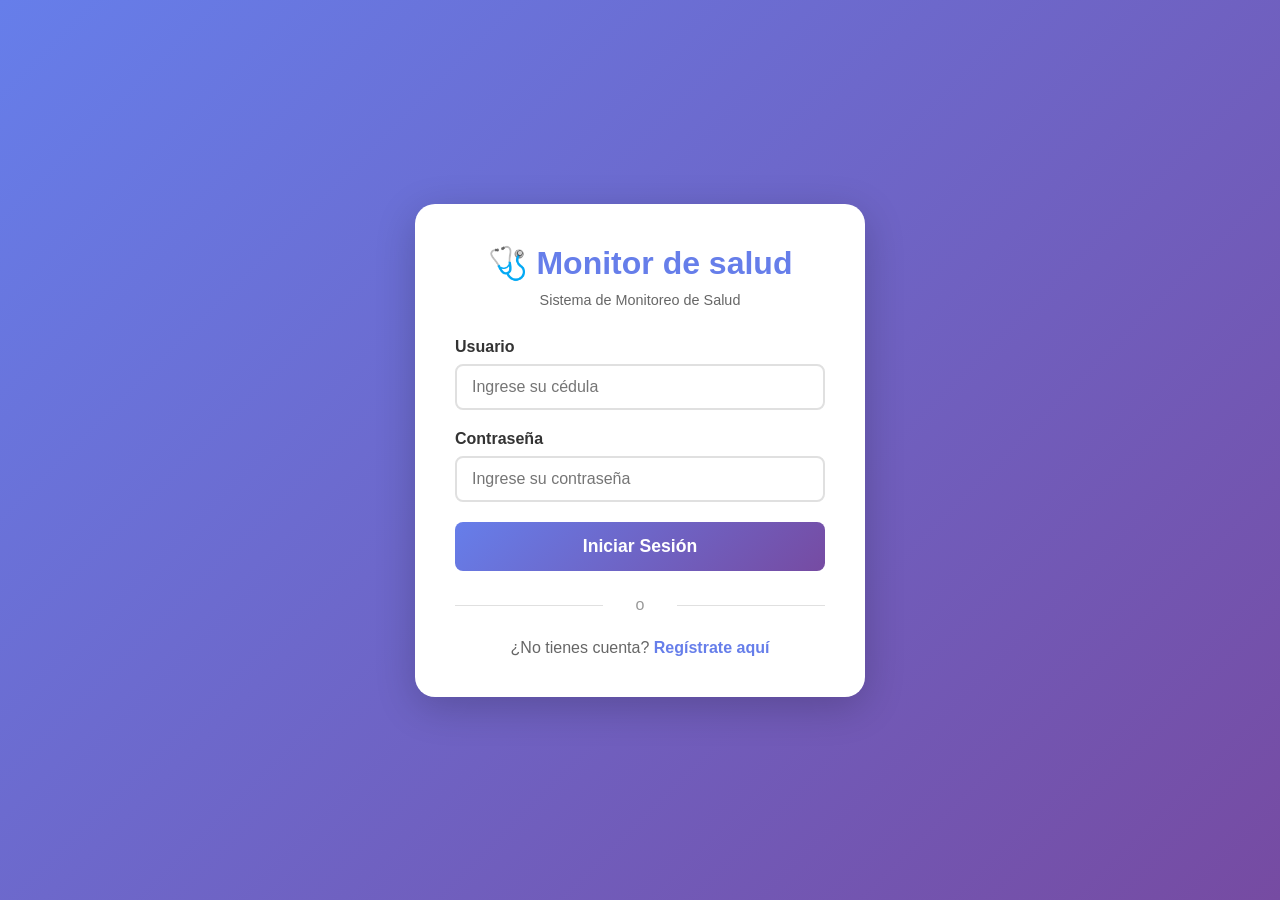
<file: frontend/templates/login.html>
<!DOCTYPE html>
<html lang="es">
<head>
  <meta charset="UTF-8" />
  <meta name="viewport" content="width=device-width, initial-scale=1.0">
  <title>Iniciar Sesión - Sistema de Monitoreo de Salud</title>
  <style>
    * {
      margin: 0;
      padding: 0;
      box-sizing: border-box;
    }

    body {
      font-family: 'Segoe UI', Tahoma, Geneva, Verdana, sans-serif;
      background: linear-gradient(135deg, #667eea 0%, #764ba2 100%);
      min-height: 100vh;
      display: flex;
      justify-content: center;
      align-items: center;
      padding: 20px;
    }

    .login-container {
      background: white;
      border-radius: 20px;
      box-shadow: 0 10px 40px rgba(0,0,0,0.2);
      padding: 40px;
      max-width: 450px;
      width: 100%;
      animation: fadeIn 0.5s ease-in;
    }

    @keyframes fadeIn {
      from { opacity: 0; transform: translateY(-20px); }
      to { opacity: 1; transform: translateY(0); }
    }

    .logo {
      text-align: center;
      margin-bottom: 30px;
    }

    .logo h1 {
      color: #667eea;
      font-size: 2em;
      margin-bottom: 10px;
    }

    .logo p {
      color: #666;
      font-size: 0.9em;
    }

    .form-group {
      margin-bottom: 20px;
    }

    .form-group label {
      display: block;
      margin-bottom: 8px;
      color: #333;
      font-weight: 600;
    }

    .form-group input {
      width: 100%;
      padding: 12px 15px;
      border: 2px solid #e0e0e0;
      border-radius: 8px;
      font-size: 1em;
      transition: all 0.3s;
    }

    .form-group input:focus {
      outline: none;
      border-color: #667eea;
      box-shadow: 0 0 0 3px rgba(102, 126, 234, 0.1);
    }

    .btn {
      width: 100%;
      padding: 14px;
      background: linear-gradient(135deg, #667eea 0%, #764ba2 100%);
      color: white;
      border: none;
      border-radius: 8px;
      font-size: 1.1em;
      font-weight: 600;
      cursor: pointer;
      transition: transform 0.2s;
    }

    .btn:hover {
      transform: translateY(-2px);
      box-shadow: 0 5px 15px rgba(102, 126, 234, 0.4);
    }

    .btn:active {
      transform: translateY(0);
    }

    .alert {
      padding: 12px;
      border-radius: 8px;
      margin-bottom: 20px;
      text-align: center;
      font-weight: 500;
    }

    .alert-error {
      background: #ffebee;
      color: #c62828;
      border: 1px solid #ef5350;
    }

    .alert-success {
      background: #e8f5e9;
      color: #2e7d32;
      border: 1px solid #66bb6a;
    }

    .hidden {
      display: none;
    }

    .divider {
      text-align: center;
      margin: 25px 0;
      color: #999;
      position: relative;
    }

    .divider::before,
    .divider::after {
      content: '';
      position: absolute;
      top: 50%;
      width: 40%;
      height: 1px;
      background: #e0e0e0;
    }

    .divider::before { left: 0; }
    .divider::after { right: 0; }

    .register-link {
      text-align: center;
      margin-top: 20px;
      color: #666;
    }

    .register-link a {
      color: #667eea;
      text-decoration: none;
      font-weight: 600;
    }

    .register-link a:hover {
      text-decoration: underline;
    }

    .role-info {
      background: #f5f5f5;
      padding: 15px;
      border-radius: 8px;
      margin-bottom: 20px;
      font-size: 0.9em;
    }

    .role-info h4 {
      color: #667eea;
      margin-bottom: 10px;
    }

    .role-info ul {
      margin-left: 20px;
      color: #666;
    }
  </style>
</head>
<body>
  <div class="login-container">
    <div class="logo">
      <h1>🩺 Monitor de salud</h1>
      <p>Sistema de Monitoreo de Salud</p>
    </div>

    <div id="alert" class="alert hidden"></div>

    <form id="login-form">
      <div class="form-group">
        <label for="cedula">Usuario</label>
        <input 
          type="text" 
          id="cedula" 
          name="cedula" 
          placeholder="Ingrese su cédula"
          required
          autocomplete="username"
        />
      </div>

      <div class="form-group">
        <label for="password">Contraseña</label>
        <input 
          type="password" 
          id="password" 
          name="password" 
          placeholder="Ingrese su contraseña"
          required
          autocomplete="current-password"
        />
      </div>

      <button type="submit" class="btn">Iniciar Sesión</button>
    </form>

    <div class="divider">o</div>

    <div class="register-link">
      ¿No tienes cuenta? <a href="/registro">Regístrate aquí</a>
    </div>

    <!--<div class="role-info">
      <h4>👤 Usuarios de Prueba:</h4>
      <ul>
        <li><strong>Paciente:</strong> 123456789 / paciente123</li>
        <li><strong>Médico:</strong> doc001 / medico123</li>
      </ul>
    </div>-->
  </div>

  <script>
    const loginForm = document.getElementById('login-form');
    const alertDiv = document.getElementById('alert');

    function showAlert(message, type = 'error') {
      alertDiv.textContent = message;
      alertDiv.className = `alert alert-${type}`;
      alertDiv.classList.remove('hidden');
      
      setTimeout(() => {
        alertDiv.classList.add('hidden');
      }, 5000);
    }

    loginForm.addEventListener('submit', async (e) => {
      e.preventDefault();
      
      const cedula = document.getElementById('cedula').value.trim();
      const password = document.getElementById('password').value;

      if (!cedula || !password) {
        showAlert('Por favor complete todos los campos', 'error');
        return;
      }

      try {
        const response = await fetch('/login', {
          method: 'POST',
          headers: {
            'Content-Type': 'application/json',
          },
          body: JSON.stringify({ cedula, password })
        });

        const data = await response.json();

        if (response.ok && data.success) {
          showAlert('¡Inicio de sesión exitoso!', 'success');
          
          // Redirigir según el rol
          setTimeout(() => {
            if (data.rol === 'paciente') {
              window.location.href = '/paciente/dashboard';
            } else if (data.rol === 'medico') {
              window.location.href = '/medico/dashboard';
            }
          }, 1000);
        } else {
          showAlert(data.message || 'Credenciales inválidas', 'error');
        }
      } catch (error) {
        showAlert('Error al conectar con el servidor', 'error');
        console.error('Error:', error);
      }
    });
  </script>
</body>
</html>
</file>
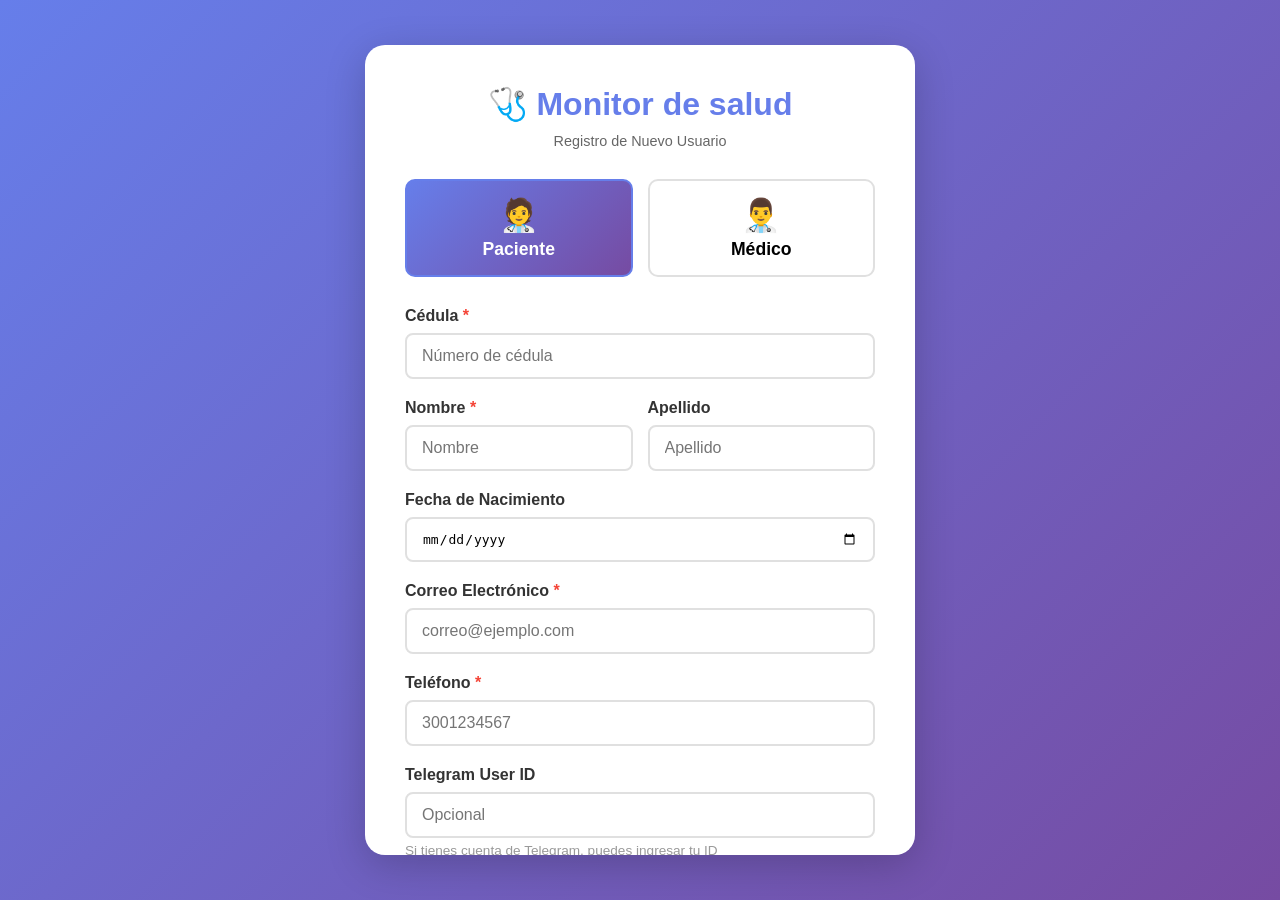
<file: frontend/templates/registro.html>
<!DOCTYPE html>
<html lang="es">
<head>
  <meta charset="UTF-8" />
  <meta name="viewport" content="width=device-width, initial-scale=1.0">
  <title>Registro - Sistema de Monitoreo de Salud</title>
  <style>
    * {
      margin: 0;
      padding: 0;
      box-sizing: border-box;
    }

    body {
      font-family: 'Segoe UI', Tahoma, Geneva, Verdana, sans-serif;
      background: linear-gradient(135deg, #667eea 0%, #764ba2 100%);
      min-height: 100vh;
      display: flex;
      justify-content: center;
      align-items: center;
      padding: 20px;
    }

    .register-container {
      background: white;
      border-radius: 20px;
      box-shadow: 0 10px 40px rgba(0,0,0,0.2);
      padding: 40px;
      max-width: 550px;
      width: 100%;
      animation: fadeIn 0.5s ease-in;
      max-height: 90vh;
      overflow-y: auto;
    }

    @keyframes fadeIn {
      from { opacity: 0; transform: translateY(-20px); }
      to { opacity: 1; transform: translateY(0); }
    }

    .logo {
      text-align: center;
      margin-bottom: 30px;
    }

    .logo h1 {
      color: #667eea;
      font-size: 2em;
      margin-bottom: 10px;
    }

    .logo p {
      color: #666;
      font-size: 0.9em;
    }

    .role-selector {
      display: flex;
      gap: 15px;
      margin-bottom: 30px;
    }

    .role-option {
      flex: 1;
      padding: 15px;
      border: 2px solid #e0e0e0;
      border-radius: 10px;
      text-align: center;
      cursor: pointer;
      transition: all 0.3s;
    }

    .role-option:hover {
      border-color: #667eea;
      background: #f5f7ff;
    }

    .role-option.active {
      border-color: #667eea;
      background: linear-gradient(135deg, #667eea 0%, #764ba2 100%);
      color: white;
    }

    .role-option input[type="radio"] {
      display: none;
    }

    .role-icon {
      font-size: 2em;
      margin-bottom: 5px;
    }

    .role-label {
      font-weight: 600;
      font-size: 1.1em;
    }

    .form-row {
      display: flex;
      gap: 15px;
      margin-bottom: 20px;
    }

    .form-group {
      flex: 1;
      margin-bottom: 20px;
    }

    .form-row .form-group {
      margin-bottom: 0;
    }

    .form-group label {
      display: block;
      margin-bottom: 8px;
      color: #333;
      font-weight: 600;
    }

    .form-group input,
    .form-group select {
      width: 100%;
      padding: 12px 15px;
      border: 2px solid #e0e0e0;
      border-radius: 8px;
      font-size: 1em;
      transition: all 0.3s;
    }

    .form-group input:focus,
    .form-group select:focus {
      outline: none;
      border-color: #667eea;
      box-shadow: 0 0 0 3px rgba(102, 126, 234, 0.1);
    }

    .form-group small {
      display: block;
      margin-top: 5px;
      color: #999;
      font-size: 0.85em;
    }

    .btn {
      width: 100%;
      padding: 14px;
      background: linear-gradient(135deg, #667eea 0%, #764ba2 100%);
      color: white;
      border: none;
      border-radius: 8px;
      font-size: 1.1em;
      font-weight: 600;
      cursor: pointer;
      transition: transform 0.2s;
    }

    .btn:hover {
      transform: translateY(-2px);
      box-shadow: 0 5px 15px rgba(102, 126, 234, 0.4);
    }

    .btn:active {
      transform: translateY(0);
    }

    .alert {
      padding: 12px;
      border-radius: 8px;
      margin-bottom: 20px;
      text-align: center;
      font-weight: 500;
    }

    .alert-error {
      background: #ffebee;
      color: #c62828;
      border: 1px solid #ef5350;
    }

    .alert-success {
      background: #e8f5e9;
      color: #2e7d32;
      border: 1px solid #66bb6a;
    }

    .hidden {
      display: none;
    }

    .login-link {
      text-align: center;
      margin-top: 20px;
      color: #666;
    }

    .login-link a {
      color: #667eea;
      text-decoration: none;
      font-weight: 600;
    }

    .login-link a:hover {
      text-decoration: underline;
    }

    .required {
      color: #f44336;
    }

    /* Campos específicos para médico */
    .medico-only {
      display: none;
    }

    .medico-only.show {
      display: block;
    }
  </style>
</head>
<body>
  <div class="register-container">
    <div class="logo">
      <h1>🩺 Monitor de salud</h1>
      <p>Registro de Nuevo Usuario</p>
    </div>

    <div id="alert" class="alert hidden"></div>

    <!-- Selector de Rol -->
    <div class="role-selector">
      <label class="role-option active">
        <input type="radio" name="rol" value="paciente" checked />
        <div class="role-icon">🧑‍⚕️</div>
        <div class="role-label">Paciente</div>
      </label>
      
      <label class="role-option">
        <input type="radio" name="rol" value="medico" />
        <div class="role-icon">👨‍⚕️</div>
        <div class="role-label">Médico</div>
      </label>
    </div>

    <form id="register-form">
      <div class="form-group">
        <label for="cedula">Cédula <span class="required">*</span></label>
        <input 
          type="text" 
          id="cedula" 
          name="cedula" 
          placeholder="Número de cédula"
          required
          pattern="[0-9a-zA-Z]+"
          title="Solo números y letras"
        />
      </div>

      <div class="form-row">
        <div class="form-group">
          <label for="nombre">Nombre <span class="required">*</span></label>
          <input 
            type="text" 
            id="nombre" 
            name="nombre" 
            placeholder="Nombre"
            required
          />
        </div>

        <div class="form-group">
          <label for="apellido">Apellido</label>
          <input 
            type="text" 
            id="apellido" 
            name="apellido" 
            placeholder="Apellido"
          />
        </div>
      </div>

      <!-- Campo específico para pacientes -->
      <div class="form-group paciente-only">
        <label for="fecha_nacimiento">Fecha de Nacimiento</label>
        <input 
          type="date" 
          id="fecha_nacimiento" 
          name="fecha_nacimiento"
        />
      </div>

      <!-- Campo específico para médicos -->
      <div class="form-group medico-only">
        <label for="especialidad">Especialidad <span class="required">*</span></label>
        <select id="especialidad" name="especialidad">
          <option value="">Seleccione una especialidad</option>
          <option value="Cardiología">Cardiología</option>
          <option value="Medicina General">Medicina General</option>
          <option value="Pediatría">Pediatría</option>
          <option value="Neurología">Neurología</option>
          <option value="Dermatología">Dermatología</option>
          <option value="Ginecología">Ginecología</option>
          <option value="Traumatología">Traumatología</option>
          <option value="Oftalmología">Oftalmología</option>
          <option value="Psiquiatría">Psiquiatría</option>
          <option value="Otra">Otra</option>
        </select>
      </div>

      <div class="form-group">
        <label for="email">Correo Electrónico <span class="required">*</span></label>
        <input 
          type="email" 
          id="email" 
          name="email" 
          placeholder="correo@ejemplo.com"
          required
        />
      </div>

      <div class="form-group">
        <label for="telefono">Teléfono <span class="required">*</span></label>
        <input 
          type="tel" 
          id="telefono" 
          name="telefono" 
          placeholder="3001234567"
          required
          pattern="[0-9]{10}"
          title="Debe ser un número de 10 dígitos"
        />
      </div>

      <!-- Campo solo para pacientes -->
      <div class="form-group paciente-only">
        <label for="telegram_user_id">Telegram User ID</label>
        <input 
          type="text" 
          id="telegram_user_id" 
          name="telegram_user_id" 
          placeholder="Opcional"
        />
        <small>Si tienes cuenta de Telegram, puedes ingresar tu ID</small>
      </div>

      <div class="form-group">
        <label for="password">Contraseña <span class="required">*</span></label>
        <input 
          type="password" 
          id="password" 
          name="password" 
          placeholder="Mínimo 6 caracteres"
          required
          minlength="6"
        />
      </div>

      <div class="form-group">
        <label for="confirm-password">Confirmar Contraseña <span class="required">*</span></label>
        <input 
          type="password" 
          id="confirm-password" 
          name="confirm-password" 
          placeholder="Repita la contraseña"
          required
        />
      </div>

      <button type="submit" class="btn">Registrarse</button>
    </form>

    <div class="login-link">
      ¿Ya tienes cuenta? <a href="/login">Inicia sesión aquí</a>
    </div>
  </div>

  <script>
    const registerForm = document.getElementById('register-form');
    const alertDiv = document.getElementById('alert');
    const roleOptions = document.querySelectorAll('.role-option');
    const roleRadios = document.querySelectorAll('input[name="rol"]');
    const pacienteFields = document.querySelectorAll('.paciente-only');
    const medicoFields = document.querySelectorAll('.medico-only');

    // Función para mostrar/ocultar campos según el rol
    function toggleRoleFields(rol) {
      if (rol === 'medico') {
        pacienteFields.forEach(field => field.classList.add('hidden'));
        medicoFields.forEach(field => field.classList.add('show'));
        
        // Hacer especialidad requerida
        document.getElementById('especialidad').required = true;
        document.getElementById('fecha_nacimiento').required = false;
      } else {
        pacienteFields.forEach(field => field.classList.remove('hidden'));
        medicoFields.forEach(field => field.classList.remove('show'));
        
        // Hacer especialidad no requerida
        document.getElementById('especialidad').required = false;
        document.getElementById('fecha_nacimiento').required = false;
      }
    }

    // Manejar selección de rol
    roleOptions.forEach(option => {
      option.addEventListener('click', function() {
        // Remover active de todos
        roleOptions.forEach(opt => opt.classList.remove('active'));
        // Agregar active al seleccionado
        this.classList.add('active');
        
        // Seleccionar el radio button correspondiente
        const radio = this.querySelector('input[type="radio"]');
        radio.checked = true;
        
        // Actualizar campos visibles
        toggleRoleFields(radio.value);
      });
    });

    function showAlert(message, type = 'error') {
      alertDiv.textContent = message;
      alertDiv.className = `alert alert-${type}`;
      alertDiv.classList.remove('hidden');
      
      setTimeout(() => {
        alertDiv.classList.add('hidden');
      }, 5000);
    }

    registerForm.addEventListener('submit', async (e) => {
      e.preventDefault();
      
      const rol = document.querySelector('input[name="rol"]:checked').value;
      const cedula = document.getElementById('cedula').value.trim();
      const nombre = document.getElementById('nombre').value.trim();
      const apellido = document.getElementById('apellido').value.trim();
      const email = document.getElementById('email').value.trim();
      const telefono = document.getElementById('telefono').value.trim();
      const password = document.getElementById('password').value;
      const confirmPassword = document.getElementById('confirm-password').value;

      // Campos específicos
      const fecha_nacimiento = document.getElementById('fecha_nacimiento').value;
      const telegram_user_id = document.getElementById('telegram_user_id').value.trim();
      const especialidad = document.getElementById('especialidad').value;

      // Validaciones básicas
      if (!cedula || !nombre || !email || !telefono || !password) {
        showAlert('Por favor complete todos los campos obligatorios', 'error');
        return;
      }

      // Validación específica para médico
      if (rol === 'medico' && !especialidad) {
        showAlert('Por favor seleccione una especialidad', 'error');
        return;
      }

      if (!/^\d{10}$/.test(telefono)) {
        showAlert('El teléfono debe tener 10 dígitos', 'error');
        return;
      }

      if (password.length < 6) {
        showAlert('La contraseña debe tener al menos 6 caracteres', 'error');
        return;
      }

      if (password !== confirmPassword) {
        showAlert('Las contraseñas no coinciden', 'error');
        return;
      }

      // Preparar datos según el rol
      const data = {
        cedula,
        nombre,
        email,
        telefono,
        password,
        rol,
        apellido
      };

      // Agregar campos específicos
      if (rol === 'paciente') {
        data.fecha_nacimiento = fecha_nacimiento;
        data.telegram_user_id = telegram_user_id;
      } else if (rol === 'medico') {
        data.especialidad = especialidad;
      }

      try {
        const response = await fetch('/registro', {
          method: 'POST',
          headers: {
            'Content-Type': 'application/json',
          },
          body: JSON.stringify(data)
        });

        const result = await response.json();

        if (response.ok && result.success) {
          showAlert(`¡Registro exitoso como ${rol}! Redirigiendo al login...`, 'success');
          
          setTimeout(() => {
            window.location.href = '/login';
          }, 2000);
        } else {
          showAlert(result.message || 'Error al registrarse', 'error');
        }
      } catch (error) {
        showAlert('Error al conectar con el servidor', 'error');
        console.error('Error:', error);
      }
    });

    // Inicializar vista
    toggleRoleFields('paciente');
  </script>
</body>
</html>
</file>
